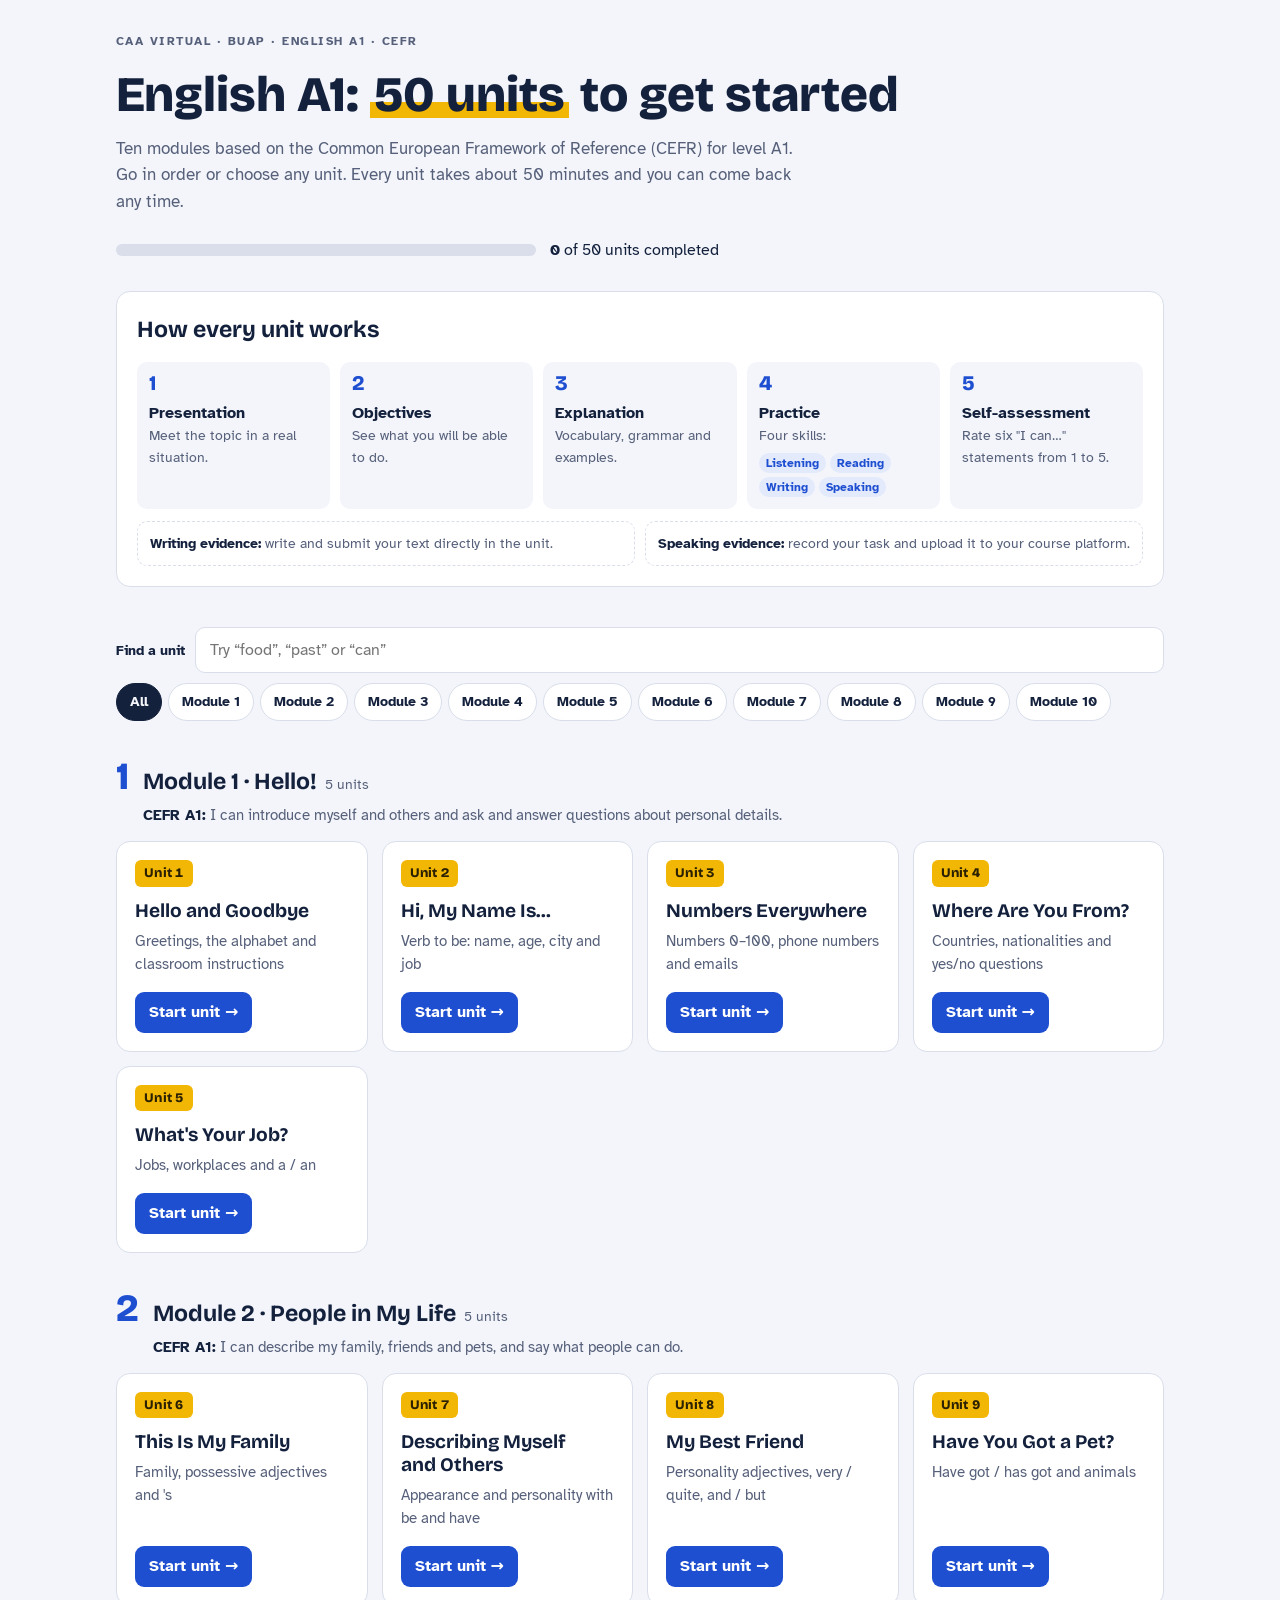
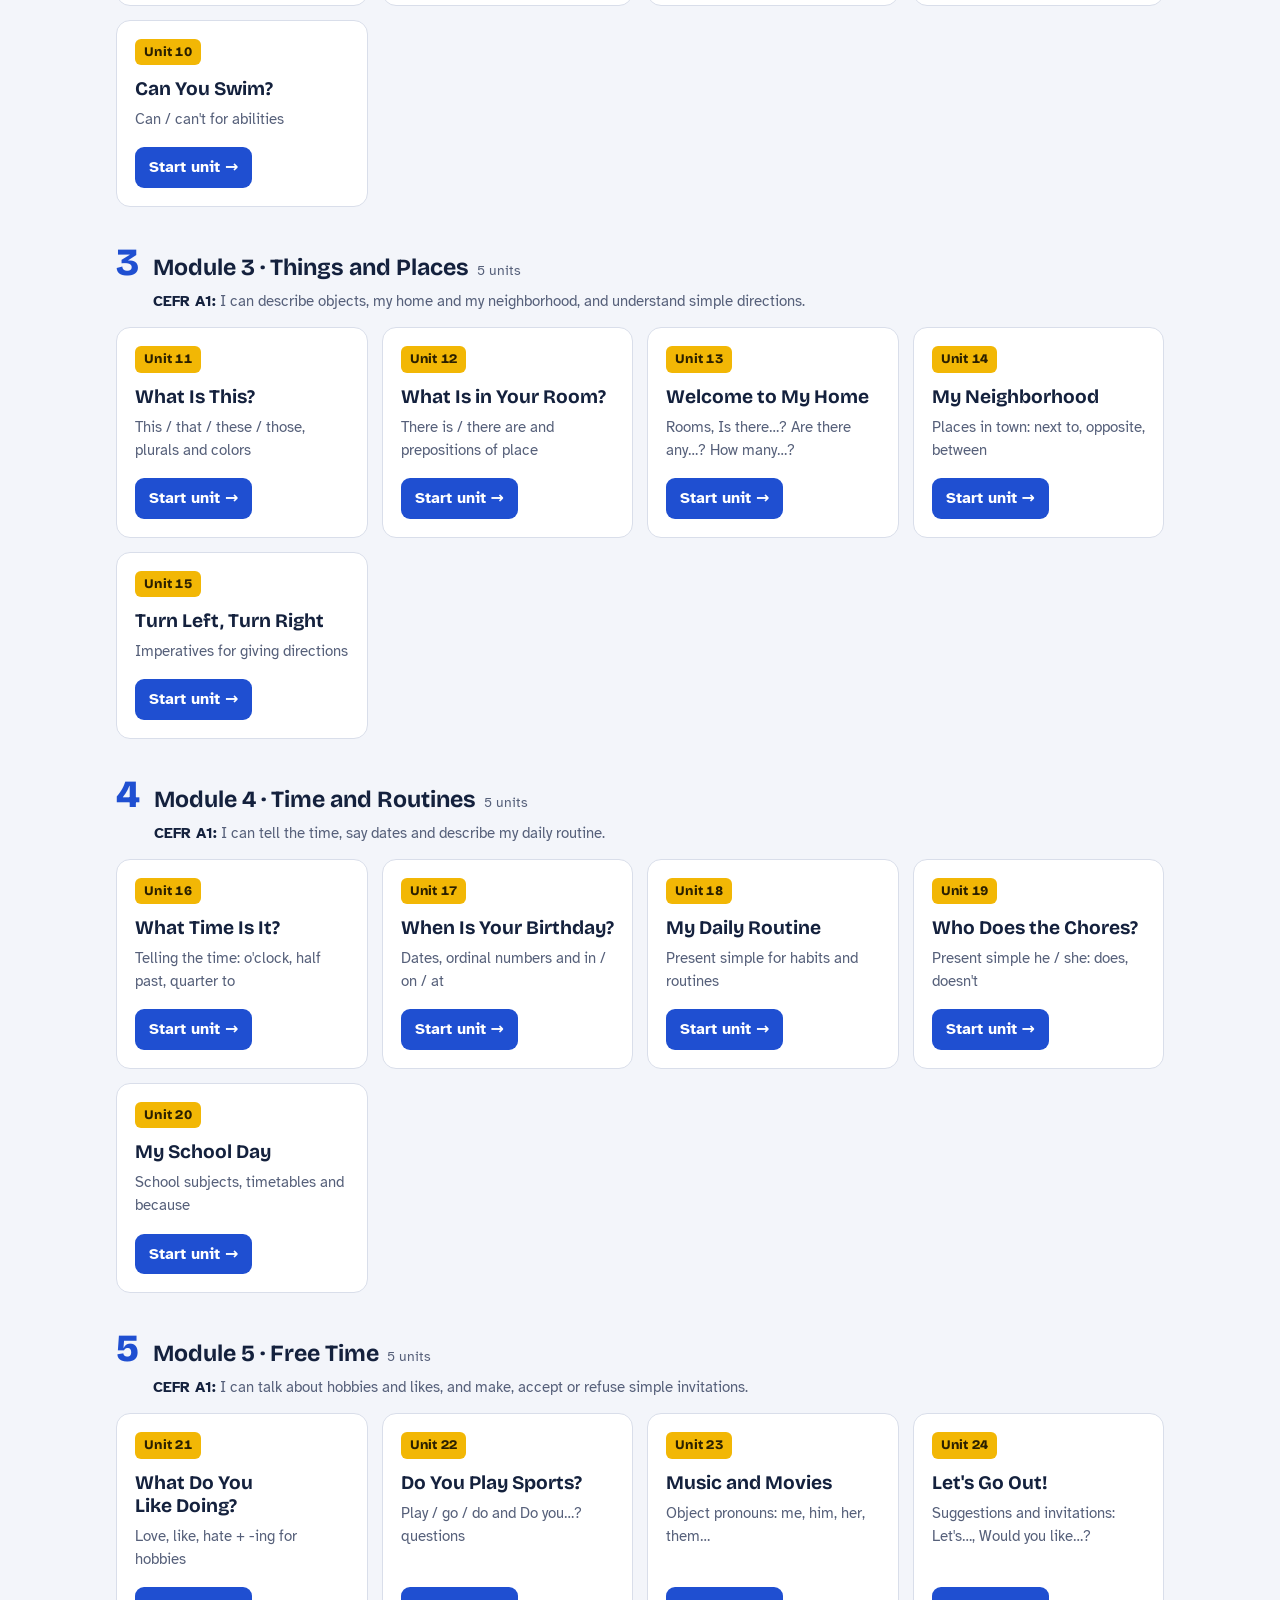
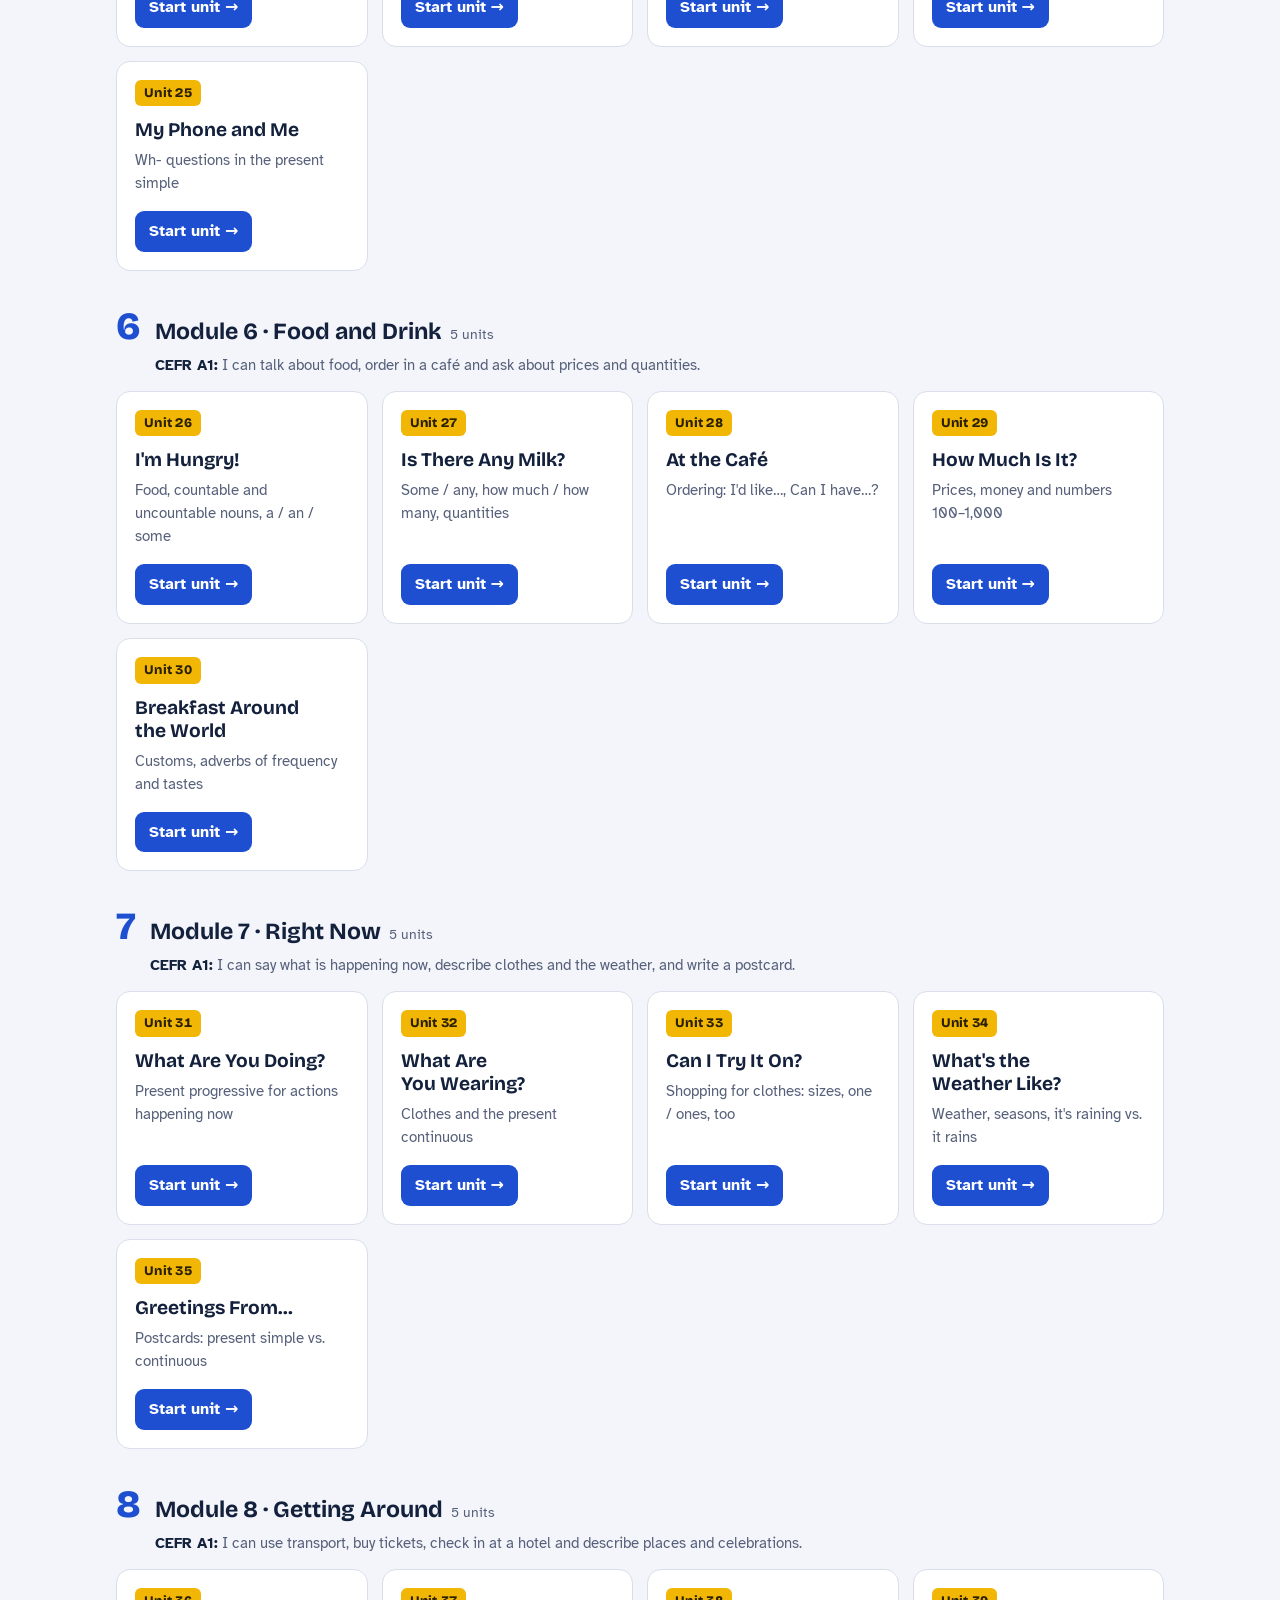
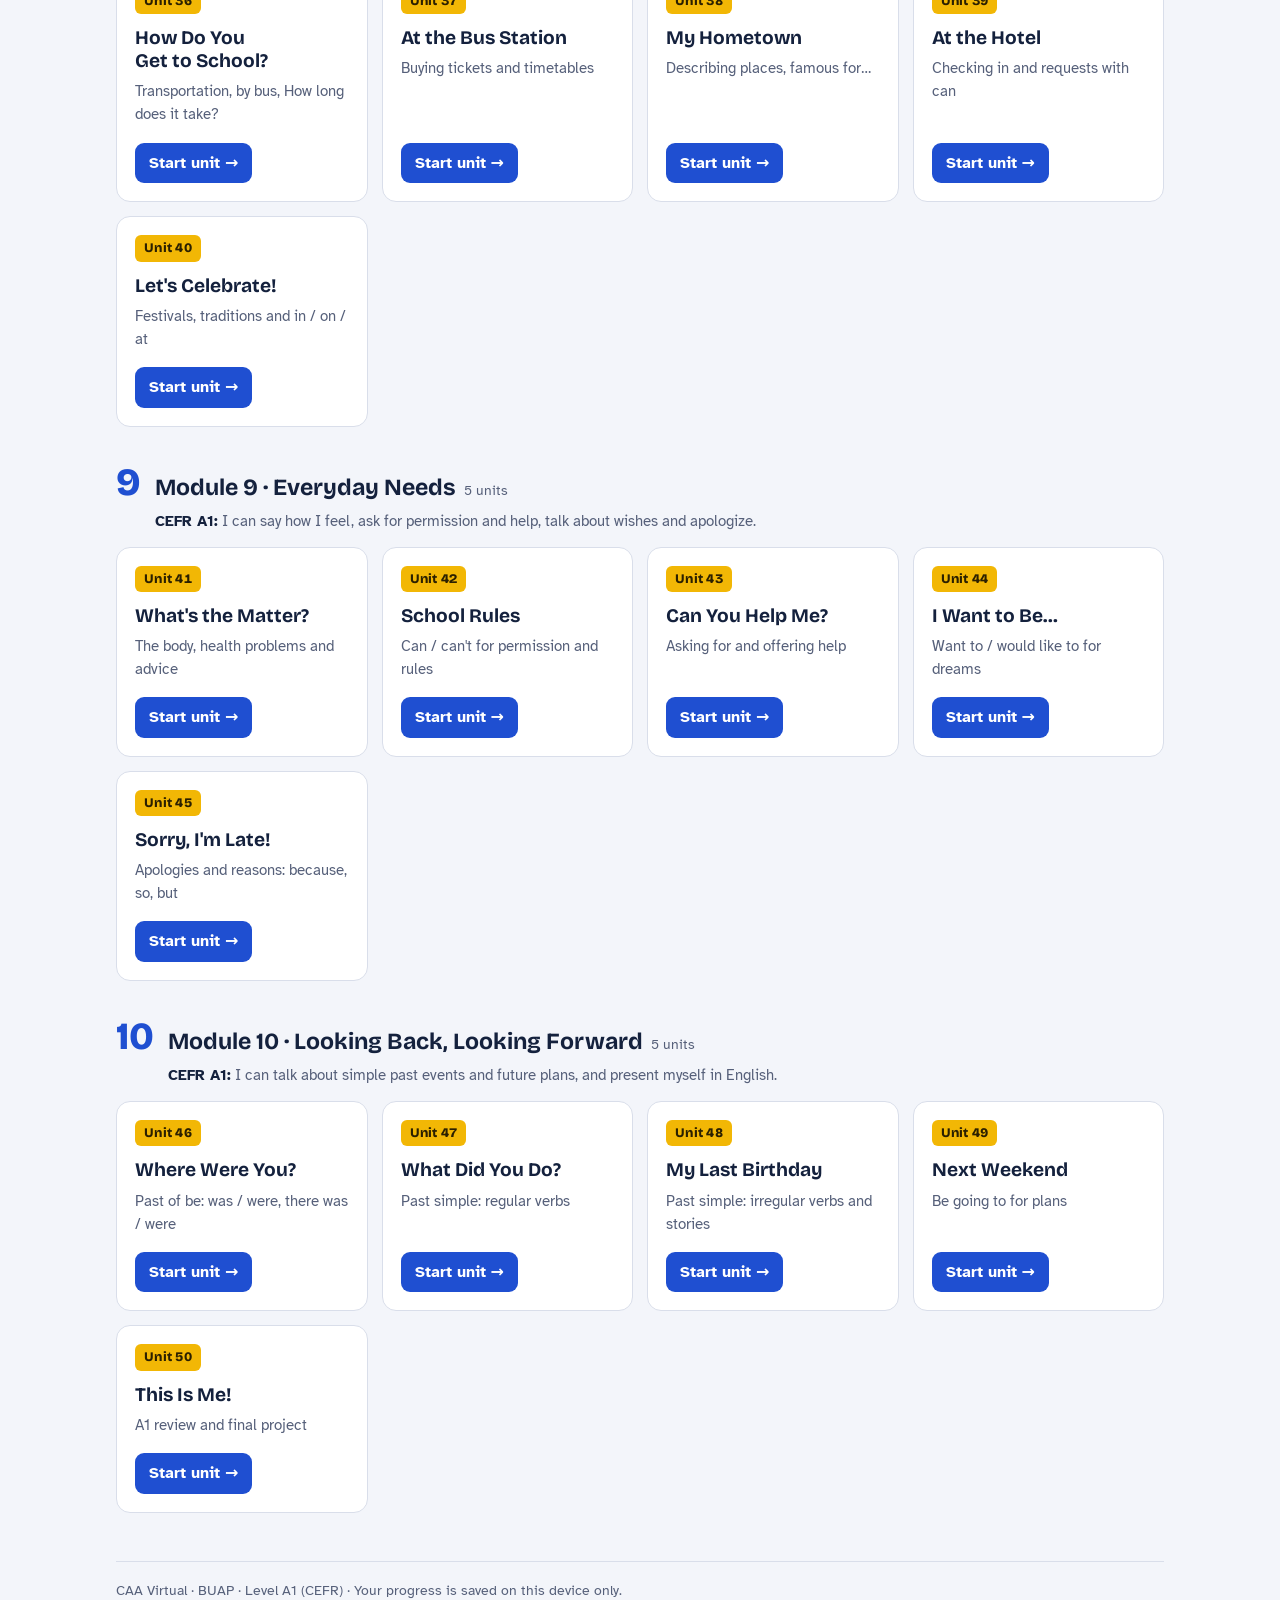
<file: index.html>
<!doctype html>
<html lang="en">
<head>
<meta charset="utf-8">
<meta name="viewport" content="width=device-width, initial-scale=1, viewport-fit=cover">
<title>CAA English A1</title>
<link rel="preconnect" href="https://fonts.googleapis.com">
<link rel="stylesheet" href="https://fonts.googleapis.com/css2?family=Bricolage+Grotesque:opsz,wght@12..96,500;12..96,700;12..96,800&family=Atkinson+Hyperlegible:ital,wght@0,400;0,700;1,400&display=swap">
<style>
/* Layout: a study-planner page. Header with progress and the 5-step route, then 10 modules (5 units each) built on the CEFR A1 descriptors. */
:root{
  --bg:#f3f5fa; --surface:#ffffff; --ink:#14213d; --muted:#56607a; --line:#d9deea;
  --accent:#1f4fd1; --accent-soft:#e3eafc; --gold:#f2b705; --gold-ink:#5c4300;
  --new:#0f7a5a; --new-soft:#dcf3ea; --soon:#8a5a00; --soon-soft:#fbefd2;
  --display:"Bricolage Grotesque", "Segoe UI", system-ui, sans-serif;
  --body:"Atkinson Hyperlegible", "Segoe UI", system-ui, sans-serif;
}
@media (prefers-color-scheme: dark){:root:not([data-theme="light"]){
  --bg:#0e1424; --surface:#161e33; --ink:#e8ecf6; --muted:#9aa5c0; --line:#2a3552;
  --accent:#8eabff; --accent-soft:#1f2c52; --gold:#f2c23a; --gold-ink:#f2c23a;
  --new:#5fd3a9; --new-soft:#123a2e; --soon:#f0c062; --soon-soft:#3a2d10; color-scheme:dark}}
:root[data-theme="dark"]{
  --bg:#0e1424; --surface:#161e33; --ink:#e8ecf6; --muted:#9aa5c0; --line:#2a3552;
  --accent:#8eabff; --accent-soft:#1f2c52; --gold:#f2c23a; --gold-ink:#f2c23a;
  --new:#5fd3a9; --new-soft:#123a2e; --soon:#f0c062; --soon-soft:#3a2d10; color-scheme:dark}
*{box-sizing:border-box}
[hidden]{display:none!important}
html,body{margin:0}
body{background:var(--bg);color:var(--ink);font-family:var(--body);font-size:16px;line-height:1.55}
.wrap{max-width:1080px;margin:0 auto;padding-block:32px 56px;padding-left:max(16px,env(safe-area-inset-left,0px));padding-right:max(16px,env(safe-area-inset-right,0px))}
.eyebrow{font-size:.78rem;letter-spacing:.12em;text-transform:uppercase;color:var(--muted);font-weight:700}
h1{font-family:var(--display);font-weight:800;font-size:clamp(2rem,5vw,3.1rem);line-height:1.05;margin:.35em 0 .3em;text-wrap:balance}
h1 span{background:linear-gradient(transparent 62%,var(--gold) 62%,var(--gold) 90%,transparent 90%);padding:0 .08em}
.lead{max-width:62ch;color:var(--muted);font-size:1.08rem;margin:0}
h2{font-family:var(--display);font-weight:700;font-size:1.45rem;margin:0;text-wrap:balance}
/* Progress */
.progress{margin-top:22px;display:flex;align-items:center;gap:14px;flex-wrap:wrap}
.bar{flex:1 1 240px;max-width:420px;height:12px;border-radius:99px;background:var(--line);overflow:hidden}
.bar i{display:block;height:100%;width:0;background:var(--new);border-radius:99px;transition:width .4s ease}
.progress b{font-variant-numeric:tabular-nums}
/* Route */
.route{margin-top:28px;background:var(--surface);border:1px solid var(--line);border-radius:14px;padding:20px}
.route ol{list-style:none;margin:14px 0 0;padding:0;display:grid;grid-template-columns:repeat(5,minmax(0,1fr));gap:10px;counter-reset:s}
.route li{counter-increment:s;position:relative;padding:12px;border-radius:10px;background:var(--bg);min-width:0}
.route li::before{content:counter(s);font-family:var(--display);font-weight:800;font-size:1.3rem;color:var(--accent);display:block;line-height:1}
.route b{display:block;margin-top:6px}
.route small{color:var(--muted);font-size:.86rem;display:block}
.skills{display:flex;flex-wrap:wrap;gap:4px;margin-top:6px}
.skills i{font-style:normal;font-size:.74rem;padding:1px 7px;border-radius:99px;background:var(--accent-soft);color:var(--accent);font-weight:700}
.evidence{display:grid;grid-template-columns:1fr 1fr;gap:10px;margin-top:12px}
.evidence div{border:1px dashed var(--line);border-radius:10px;padding:10px 12px;font-size:.9rem;color:var(--muted)}
.evidence strong{color:var(--ink)}
/* Controls */
.controls{display:flex;flex-wrap:wrap;gap:10px;align-items:center;margin:40px 0 18px}
.controls label{font-weight:700;font-size:.9rem}
#q{flex:1 1 220px;min-width:0;font:inherit;padding:10px 14px;border-radius:10px;border:1px solid var(--line);background:var(--surface);color:var(--ink)}
.chips{display:flex;flex-wrap:wrap;gap:6px}
.chip{font:inherit;font-size:.88rem;font-weight:700;padding:7px 13px;border-radius:99px;border:1px solid var(--line);background:var(--surface);color:var(--ink);cursor:pointer}
.chip[aria-pressed="true"]{background:var(--ink);color:var(--bg);border-color:var(--ink)}
:focus-visible{outline:3px solid var(--gold);outline-offset:2px}
/* Modules & cards */
.group{margin-top:36px}
.group-head{display:grid;grid-template-columns:auto 1fr;gap:4px 14px;align-items:baseline;margin-bottom:14px}
.mod-num{grid-row:span 2;font-family:var(--display);font-weight:800;font-size:2.4rem;line-height:1;color:var(--accent)}
.group-head .count{color:var(--muted);font-size:.9rem;margin-left:8px;font-weight:400;font-family:var(--body)}
.cando{margin:0;color:var(--muted);font-size:.93rem;max-width:75ch}
.cando em{font-style:normal;font-weight:700;color:var(--ink)}
.grid{display:grid;grid-template-columns:repeat(auto-fill,minmax(250px,1fr));gap:14px}
.card{background:var(--surface);border:1px solid var(--line);border-radius:14px;padding:18px;display:flex;flex-direction:column;gap:8px;min-width:0}
.card .top{display:flex;justify-content:space-between;align-items:center;gap:8px}
.lvl{font-family:var(--display);font-weight:800;font-size:.82rem;padding:3px 9px;border-radius:6px;background:var(--gold);color:#2b2000;letter-spacing:.02em;font-variant-numeric:tabular-nums}
.status{font-size:.74rem;font-weight:700;text-transform:uppercase;letter-spacing:.08em;padding:2px 8px;border-radius:99px}
.st-progress{background:var(--new-soft);color:var(--new)}
.card h3{font-family:var(--display);font-weight:700;font-size:1.2rem;line-height:1.2;margin:4px 0 0;text-wrap:balance}
.focus{color:var(--muted);font-size:.93rem;margin:0}
.card .go{margin-top:auto;padding-top:8px}
.card a.btn{display:inline-block;font-weight:700;text-decoration:none;color:var(--surface);background:var(--accent);padding:8px 14px;border-radius:9px}
.card a.btn:hover{filter:brightness(1.08)}
.empty{color:var(--muted);padding:20px;border:1px dashed var(--line);border-radius:12px;text-align:center}
footer{margin-top:48px;padding-top:18px;border-top:1px solid var(--line);color:var(--muted);font-size:.88rem}
@media (max-width:760px){.route ol{grid-template-columns:repeat(2,minmax(0,1fr))}.route li:last-child{grid-column:1/-1}.evidence{grid-template-columns:1fr}.mod-num{font-size:1.9rem}}
@media (prefers-reduced-motion:no-preference){.card{transition:transform .15s ease,border-color .15s}.card:hover{transform:translateY(-2px);border-color:var(--accent)}}
</style>
</head>
<body>

<div class="wrap">
  <header>
    <div class="eyebrow">CAA Virtual · BUAP · English A1 · CEFR</div>
    <h1>English A1: <span>50 units</span> to get started</h1>
    <p class="lead">Ten modules based on the Common European Framework of Reference (CEFR) for level A1. Go in order or choose any unit. Every unit takes about 50 minutes and you can come back any time.</p>
    <div class="progress" aria-live="polite">
      <div class="bar" role="progressbar" aria-label="Units completed" aria-valuemin="0" aria-valuemax="50" id="bar"><i></i></div>
      <span><b id="done-count">0</b> of 50 units completed</span>
    </div>
  </header>

  <section class="route" aria-labelledby="route-h">
    <h2 id="route-h">How every unit works</h2>
    <ol>
      <li><b>Presentation</b><small>Meet the topic in a real situation.</small></li>
      <li><b>Objectives</b><small>See what you will be able to do.</small></li>
      <li><b>Explanation</b><small>Vocabulary, grammar and examples.</small></li>
      <li><b>Practice</b><small>Four skills:</small><span class="skills"><i>Listening</i><i>Reading</i><i>Writing</i><i>Speaking</i></span></li>
      <li><b>Self-assessment</b><small>Rate six "I can…" statements from 1 to 5.</small></li>
    </ol>
    <div class="evidence">
      <div><strong>Writing evidence:</strong> write and submit your text directly in the unit.</div>
      <div><strong>Speaking evidence:</strong> record your task and upload it to your course platform.</div>
    </div>
  </section>

  <div class="controls">
    <label for="q">Find a unit</label>
    <input id="q" type="search" placeholder="Try “food”, “past” or “can”" autocomplete="off">
    <div class="chips" role="group" aria-label="Filter by module" id="mods"></div>
  </div>

  <main id="list"></main>

  <footer>CAA Virtual · BUAP · Level A1 (CEFR) · Your progress is saved on this device only.</footer>
</div>

<script>
/* ===== Units on the home page =====
   To add a unit: copy the _template folder, rename it (e.g. "my-new-unit"),
   edit its data.js (slug, number), then add one line here with url: "my-new-unit/" and its module (mod). */
const UNITS = [
  {n:1,  mod:1,  title:"Hello and Goodbye",            focus:"Greetings, the alphabet and classroom instructions",  url:"hello-and-goodbye/"},
  {n:2,  mod:1,  title:"Hi, My Name Is…",              focus:"Verb to be: name, age, city and job",                 url:"hi-my-name-is/"},
  {n:3,  mod:1,  title:"Numbers Everywhere",           focus:"Numbers 0–100, phone numbers and emails",             url:"numbers-everywhere/"},
  {n:4,  mod:1,  title:"Where Are You From?",          focus:"Countries, nationalities and yes/no questions",       url:"where-are-you-from/"},
  {n:5,  mod:1,  title:"What's Your Job?",             focus:"Jobs, workplaces and a / an",                         url:"whats-your-job/"},
  {n:6,  mod:2,  title:"This Is My Family",            focus:"Family, possessive adjectives and 's",                url:"this-is-my-family/"},
  {n:7,  mod:2,  title:"Describing Myself and Others", focus:"Appearance and personality with be and have",         url:"describing-myself-and-others/"},
  {n:8,  mod:2,  title:"My Best Friend",               focus:"Personality adjectives, very / quite, and / but",     url:"my-best-friend/"},
  {n:9,  mod:2,  title:"Have You Got a Pet?",          focus:"Have got / has got and animals",                      url:"have-you-got-a-pet/"},
  {n:10, mod:2,  title:"Can You Swim?",                focus:"Can / can't for abilities",                           url:"can-you-swim/"},
  {n:11, mod:3,  title:"What Is This?",                focus:"This / that / these / those, plurals and colors",     url:"what-is-this/"},
  {n:12, mod:3,  title:"What Is in Your Room?",        focus:"There is / there are and prepositions of place",      url:"what-is-in-your-room/"},
  {n:13, mod:3,  title:"Welcome to My Home",           focus:"Rooms, Is there…? Are there any…? How many…?",        url:"welcome-to-my-home/"},
  {n:14, mod:3,  title:"My Neighborhood",              focus:"Places in town: next to, opposite, between",          url:"my-neighborhood/"},
  {n:15, mod:3,  title:"Turn Left, Turn Right",        focus:"Imperatives for giving directions",                   url:"turn-left-turn-right/"},
  {n:16, mod:4,  title:"What Time Is It?",             focus:"Telling the time: o'clock, half past, quarter to",    url:"what-time-is-it/"},
  {n:17, mod:4,  title:"When Is Your Birthday?",       focus:"Dates, ordinal numbers and in / on / at",             url:"when-is-your-birthday/"},
  {n:18, mod:4,  title:"My Daily Routine",             focus:"Present simple for habits and routines",              url:"my-daily-routine/"},
  {n:19, mod:4,  title:"Who Does the Chores?",         focus:"Present simple he / she: does, doesn't",              url:"who-does-the-chores/"},
  {n:20, mod:4,  title:"My School Day",                focus:"School subjects, timetables and because",             url:"my-school-day/"},
  {n:21, mod:5,  title:"What Do You Like Doing?",      focus:"Love, like, hate + -ing for hobbies",                 url:"what-do-you-like-doing/"},
  {n:22, mod:5,  title:"Do You Play Sports?",          focus:"Play / go / do and Do you…? questions",               url:"do-you-play-sports/"},
  {n:23, mod:5,  title:"Music and Movies",             focus:"Object pronouns: me, him, her, them…",                url:"music-and-movies/"},
  {n:24, mod:5,  title:"Let's Go Out!",                focus:"Suggestions and invitations: Let's…, Would you like…?", url:"lets-go-out/"},
  {n:25, mod:5,  title:"My Phone and Me",              focus:"Wh- questions in the present simple",                 url:"my-phone-and-me/"},
  {n:26, mod:6,  title:"I'm Hungry!",                  focus:"Food, countable and uncountable nouns, a / an / some", url:"im-hungry/"},
  {n:27, mod:6,  title:"Is There Any Milk?",           focus:"Some / any, how much / how many, quantities",         url:"is-there-any-milk/"},
  {n:28, mod:6,  title:"At the Café",                  focus:"Ordering: I'd like…, Can I have…?",                   url:"at-the-cafe/"},
  {n:29, mod:6,  title:"How Much Is It?",              focus:"Prices, money and numbers 100–1,000",                 url:"how-much-is-it/"},
  {n:30, mod:6,  title:"Breakfast Around the World",   focus:"Customs, adverbs of frequency and tastes",            url:"breakfast-around-the-world/"},
  {n:31, mod:7,  title:"What Are You Doing?",          focus:"Present progressive for actions happening now",       url:"what-are-you-doing/"},
  {n:32, mod:7,  title:"What Are You Wearing?",        focus:"Clothes and the present continuous",                  url:"what-are-you-wearing/"},
  {n:33, mod:7,  title:"Can I Try It On?",             focus:"Shopping for clothes: sizes, one / ones, too",        url:"can-i-try-it-on/"},
  {n:34, mod:7,  title:"What's the Weather Like?",     focus:"Weather, seasons, it's raining vs. it rains",         url:"whats-the-weather-like/"},
  {n:35, mod:7,  title:"Greetings From…",              focus:"Postcards: present simple vs. continuous",            url:"greetings-from/"},
  {n:36, mod:8,  title:"How Do You Get to School?",    focus:"Transportation, by bus, How long does it take?",      url:"how-do-you-get-to-school/"},
  {n:37, mod:8,  title:"At the Bus Station",           focus:"Buying tickets and timetables",                       url:"at-the-bus-station/"},
  {n:38, mod:8,  title:"My Hometown",                  focus:"Describing places, famous for…",                      url:"my-hometown/"},
  {n:39, mod:8,  title:"At the Hotel",                 focus:"Checking in and requests with can",                   url:"at-the-hotel/"},
  {n:40, mod:8,  title:"Let's Celebrate!",             focus:"Festivals, traditions and in / on / at",              url:"lets-celebrate/"},
  {n:41, mod:9,  title:"What's the Matter?",           focus:"The body, health problems and advice",                url:"whats-the-matter/"},
  {n:42, mod:9,  title:"School Rules",                 focus:"Can / can't for permission and rules",                url:"school-rules/"},
  {n:43, mod:9,  title:"Can You Help Me?",             focus:"Asking for and offering help",                        url:"can-you-help-me/"},
  {n:44, mod:9,  title:"I Want to Be…",                focus:"Want to / would like to for dreams",                  url:"i-want-to-be/"},
  {n:45, mod:9,  title:"Sorry, I'm Late!",             focus:"Apologies and reasons: because, so, but",             url:"sorry-im-late/"},
  {n:46, mod:10, title:"Where Were You?",              focus:"Past of be: was / were, there was / were",            url:"where-were-you/"},
  {n:47, mod:10, title:"What Did You Do?",             focus:"Past simple: regular verbs",                          url:"what-did-you-do/"},
  {n:48, mod:10, title:"My Last Birthday",             focus:"Past simple: irregular verbs and stories",            url:"my-last-birthday/"},
  {n:49, mod:10, title:"Next Weekend",                 focus:"Be going to for plans",                               url:"next-weekend/"},
  {n:50, mod:10, title:"This Is Me!",                  focus:"A1 review and final project",                         url:"this-is-me/"}
];

/* Modules with a CEFR A1 can-do statement each. */
const MODULES = [
  {mod:1,  name:"Hello!",                          cando:"I can introduce myself and others and ask and answer questions about personal details."},
  {mod:2,  name:"People in My Life",               cando:"I can describe my family, friends and pets, and say what people can do."},
  {mod:3,  name:"Things and Places",               cando:"I can describe objects, my home and my neighborhood, and understand simple directions."},
  {mod:4,  name:"Time and Routines",               cando:"I can tell the time, say dates and describe my daily routine."},
  {mod:5,  name:"Free Time",                       cando:"I can talk about hobbies and likes, and make, accept or refuse simple invitations."},
  {mod:6,  name:"Food and Drink",                  cando:"I can talk about food, order in a café and ask about prices and quantities."},
  {mod:7,  name:"Right Now",                       cando:"I can say what is happening now, describe clothes and the weather, and write a postcard."},
  {mod:8,  name:"Getting Around",                  cando:"I can use transport, buy tickets, check in at a hotel and describe places and celebrations."},
  {mod:9,  name:"Everyday Needs",                  cando:"I can say how I feel, ask for permission and help, talk about wishes and apologize."},
  {mod:10, name:"Looking Back, Looking Forward",   cando:"I can talk about simple past events and future plans, and present myself in English."}
];
let mod = 0; /* 0 = all */

const chipsEl = document.getElementById("mods");
[{mod:0}].concat(MODULES).forEach(m=>{
  const b=document.createElement("button");
  b.className="chip"; b.type="button"; b.id="mod-"+m.mod;
  b.textContent = m.mod ? "Module " + m.mod : "All";
  if (m.mod) b.title = m.name;
  b.setAttribute("aria-pressed", m.mod===mod ? "true":"false");
  b.addEventListener("click",()=>{mod=m.mod;[...chipsEl.children].forEach(c=>c.setAttribute("aria-pressed",c===b?"true":"false"));render();});
  chipsEl.appendChild(b);
});
document.getElementById("q").addEventListener("input",render);

function esc(s){return s.replace(/[&<>"]/g,c=>({"&":"&amp;","<":"&lt;",">":"&gt;",'"':"&quot;"}[c]));}
function done(u){ try { const s=JSON.parse(localStorage.getItem("a1:"+u.url.replace(/\/$/,""))||"{}"); return s.self && Object.keys(s.self).length>=6; } catch(e){ return false; } }

function progress(){
  const n = UNITS.filter(done).length;
  document.getElementById("done-count").textContent = n;
  const bar = document.getElementById("bar");
  bar.setAttribute("aria-valuenow", n);
  bar.firstElementChild.style.width = (n / UNITS.length * 100) + "%";
}

function render(){
  const q=document.getElementById("q").value.trim().toLowerCase();
  const list=document.getElementById("list"); list.innerHTML="";
  let shown=0;
  MODULES.forEach(g=>{
    const items=UNITS.filter(u=>u.mod===g.mod
      && (!mod || u.mod===mod)
      && (!q || (u.title+" "+u.focus+" "+g.name).toLowerCase().includes(q)));
    if(!items.length) return;
    shown+=items.length;
    const sec=document.createElement("section"); sec.className="group"; sec.id="module-"+g.mod;
    sec.innerHTML=`<div class="group-head"><span class="mod-num" aria-hidden="true">${g.mod}</span>
      <h2>Module ${g.mod} · ${esc(g.name)}<span class="count">${items.length} unit${items.length>1?"s":""}</span></h2>
      <p class="cando"><em>CEFR A1:</em> ${esc(g.cando)}</p></div>`;
    const grid=document.createElement("div"); grid.className="grid";
    items.forEach(u=>{
      const badge = done(u) ? `<span class="status st-progress">Completed</span>` : "";
      grid.insertAdjacentHTML("beforeend",
        `<article class="card"><div class="top"><span class="lvl">Unit ${u.n}</span>${badge}</div>
         <h3>${esc(u.title)}</h3><p class="focus">${esc(u.focus)}</p><div class="go"><a class="btn" href="${esc(u.url)}">Start unit →</a></div></article>`);
    });
    sec.appendChild(grid); list.appendChild(sec);
  });
  if(!shown) list.innerHTML=`<p class="empty">No units match. Try another word or choose “All”.</p>`;
}
progress();
render();
</script>
</body>
</html>
</file>
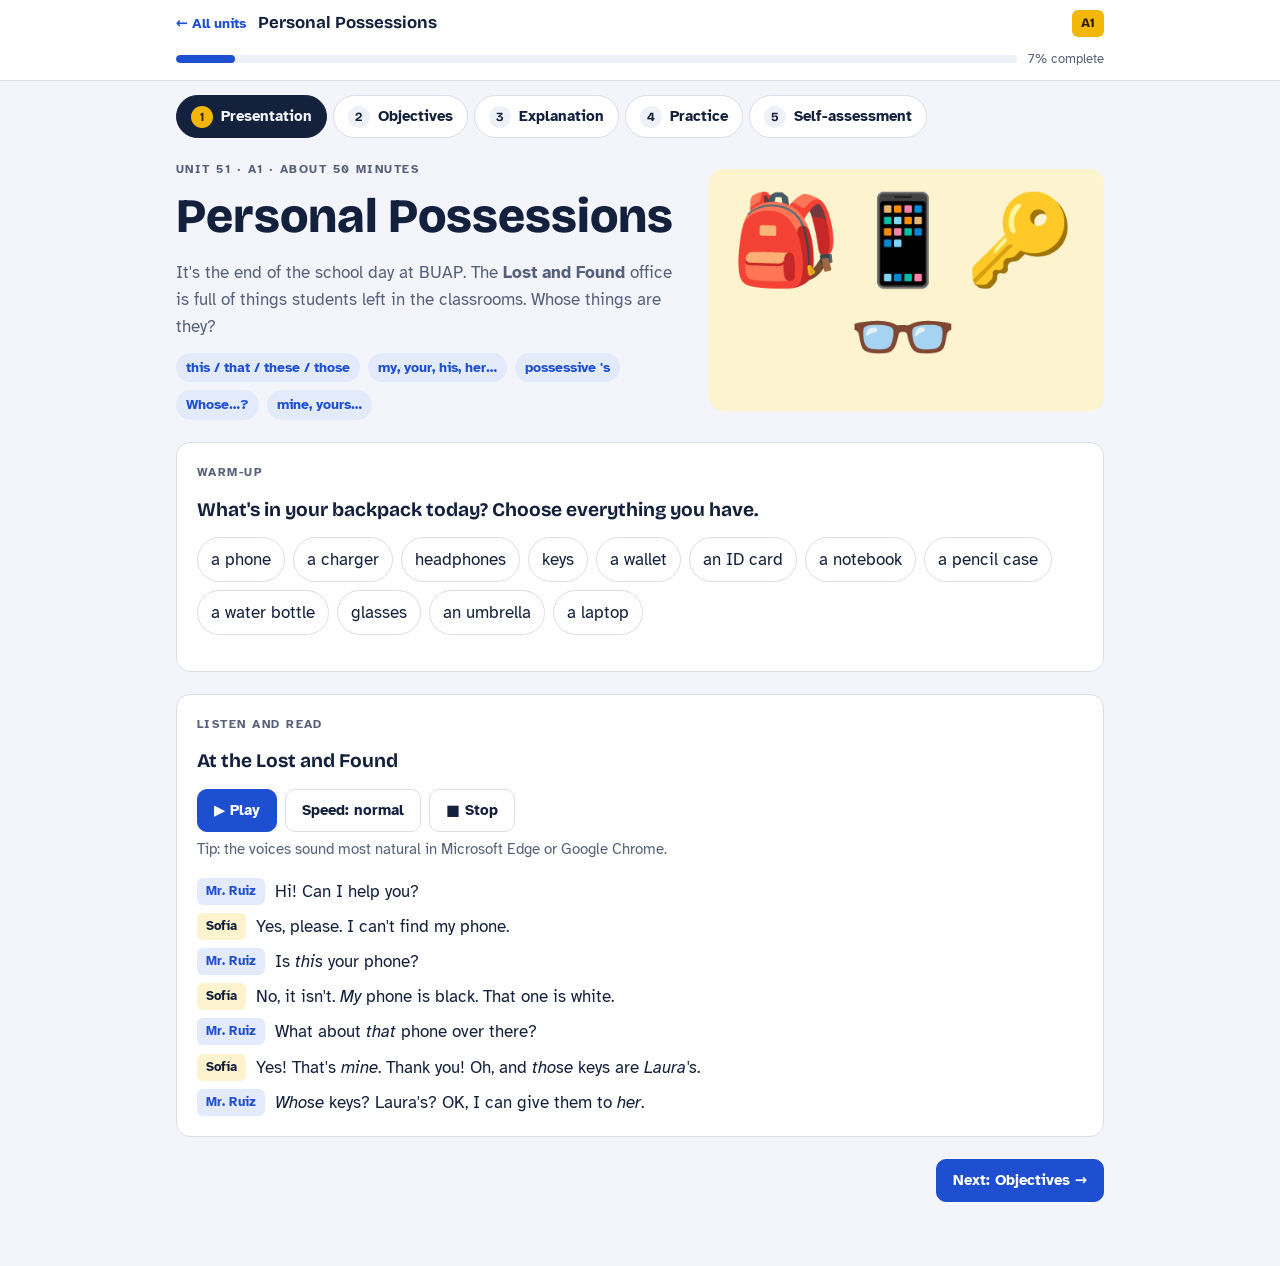
<file: _template/index.html>
<!doctype html>
<html lang="en">
<head>
<meta charset="utf-8">
<meta name="viewport" content="width=device-width, initial-scale=1, viewport-fit=cover">
<title>CAA English Practice</title>
<link rel="preconnect" href="https://fonts.googleapis.com">
<link rel="stylesheet" href="https://fonts.googleapis.com/css2?family=Bricolage+Grotesque:opsz,wght@12..96,500;12..96,700;12..96,800&family=Atkinson+Hyperlegible:ital,wght@0,400;0,700;1,400&display=swap">
<link rel="stylesheet" href="../assets/unit.css">
</head>
<body>
<noscript><p style="padding:16px">This unit needs JavaScript. Please turn it on in your browser.</p></noscript>
<!-- Every unit uses this same page. The content is in data.js, in this folder. -->
<script src="../assets/config.js"></script>
<script src="data.js"></script>
<script src="../assets/unit.js"></script>
</body>
</html>
</file>
<file: assets/unit.css>
/* CAA English A1 — shared unit styles
   Layout: sticky header with progress, five step tabs, one panel per step.
   Colors are tokens; every unit uses the same palette as the home page. */
:root{
  --bg:#f3f5fa; --surface:#ffffff; --sunk:#eef1f8; --ink:#14213d; --muted:#56607a; --line:#d9deea;
  --accent:#1f4fd1; --accent-ink:#ffffff; --accent-soft:#e3eafc; --gold:#f2b705; --gold-soft:#fdf3cf;
  --good:#0f7a5a; --good-soft:#dcf3ea; --bad:#b42318; --bad-soft:#fde4e1;
  --display:"Bricolage Grotesque","Segoe UI",system-ui,sans-serif;
  --body:"Atkinson Hyperlegible","Segoe UI",system-ui,sans-serif;
  --radius:14px;
}
@media (prefers-color-scheme: dark){:root:not([data-theme="light"]){
  --bg:#0e1424; --surface:#161e33; --sunk:#111a2d; --ink:#e8ecf6; --muted:#9aa5c0; --line:#2a3552;
  --accent:#8eabff; --accent-ink:#0e1424; --accent-soft:#1f2c52; --gold:#f2c23a; --gold-soft:#3a2f0e;
  --good:#5fd3a9; --good-soft:#123a2e; --bad:#ff8a7a; --bad-soft:#41191a; color-scheme:dark}}
:root[data-theme="dark"]{
  --bg:#0e1424; --surface:#161e33; --sunk:#111a2d; --ink:#e8ecf6; --muted:#9aa5c0; --line:#2a3552;
  --accent:#8eabff; --accent-ink:#0e1424; --accent-soft:#1f2c52; --gold:#f2c23a; --gold-soft:#3a2f0e;
  --good:#5fd3a9; --good-soft:#123a2e; --bad:#ff8a7a; --bad-soft:#41191a; color-scheme:dark}

*{box-sizing:border-box}
[hidden]{display:none!important}
html,body{margin:0}
body{background:var(--bg);color:var(--ink);font-family:var(--body);font-size:17px;line-height:1.6}
.wrap{max-width:960px;margin:0 auto;padding-left:max(16px,env(safe-area-inset-left,0px));padding-right:max(16px,env(safe-area-inset-right,0px))}
h1,h2,h3{font-family:var(--display);line-height:1.15;text-wrap:balance;margin:0}
h2{font-size:1.6rem;font-weight:800}
h3{font-size:1.2rem;font-weight:700}
p{margin:0}
:focus-visible{outline:3px solid var(--gold);outline-offset:2px}
button{font:inherit;color:inherit}
.muted{color:var(--muted)}
.stack{display:flex;flex-direction:column;gap:16px}
.row{display:flex;flex-wrap:wrap;gap:10px;align-items:center}

/* Header */
body::before{content:"";position:fixed;inset:0 0 auto;height:env(safe-area-inset-top,0px);background:var(--surface);z-index:20}
.topbar{position:sticky;top:env(safe-area-inset-top,0px);z-index:10;background:var(--surface);border-bottom:1px solid var(--line)}
.topbar .wrap{padding-block:10px;display:flex;align-items:center;gap:12px;flex-wrap:wrap}
.back{font-weight:700;text-decoration:none;color:var(--accent);font-size:.9rem;white-space:nowrap}
.unit-name{font-family:var(--display);font-weight:700;font-size:1.05rem;flex:1 1 200px;min-width:0}
.lvl{font-family:var(--display);font-weight:800;font-size:.8rem;padding:3px 9px;border-radius:6px;background:var(--gold);color:#2b2000;white-space:nowrap}
.progress{flex:1 1 100%;display:flex;align-items:center;gap:10px;font-size:.82rem;color:var(--muted);font-variant-numeric:tabular-nums}
.bar{flex:1;height:8px;border-radius:99px;background:var(--sunk);overflow:hidden}
.bar span{display:block;height:100%;width:0;background:var(--accent);border-radius:99px;transition:width .3s}

/* Step tabs */
.steps{display:flex;gap:6px;overflow-x:auto;padding-block:14px 4px;scrollbar-width:thin}
.step-btn{flex:0 0 auto;display:flex;align-items:center;gap:8px;padding:9px 14px;border-radius:99px;border:1px solid var(--line);background:var(--surface);cursor:pointer;font-weight:700;font-size:.92rem}
.step-btn .n{display:inline-grid;place-items:center;width:22px;height:22px;border-radius:50%;background:var(--sunk);font-size:.78rem;font-family:var(--display)}
.step-btn[aria-selected="true"]{background:var(--ink);color:var(--bg);border-color:var(--ink)}
.step-btn[aria-selected="true"] .n{background:var(--gold);color:#2b2000}
.step-btn.done .n{background:var(--good);color:var(--surface)}
main{padding-block:18px 64px}
.panel{display:flex;flex-direction:column;gap:22px}
.card{background:var(--surface);border:1px solid var(--line);border-radius:var(--radius);padding:20px;min-width:0}
.card.sunk{background:var(--sunk);border-color:transparent}
.eyebrow{font-size:.76rem;letter-spacing:.12em;text-transform:uppercase;color:var(--muted);font-weight:700}

/* Presentation */
.hero{display:grid;grid-template-columns:minmax(0,1.3fr) minmax(0,1fr);gap:20px;align-items:center}
.hero h1{font-size:clamp(2rem,6vw,3rem);font-weight:800;margin:.2em 0 .3em}
.hero .scene{font-size:clamp(3rem,10vw,5.5rem);line-height:1.1;text-align:center;background:var(--gold-soft);border-radius:var(--radius);padding:24px 12px;letter-spacing:.08em;word-break:break-word}
.facts{display:flex;flex-wrap:wrap;gap:8px;margin-top:12px}
.facts span{font-size:.85rem;padding:4px 10px;border-radius:99px;background:var(--accent-soft);color:var(--accent);font-weight:700}
.dialogue{display:flex;flex-direction:column;gap:8px}
.line{display:grid;grid-template-columns:auto minmax(0,1fr);gap:10px;align-items:start}
.who{font-weight:700;font-size:.82rem;padding:3px 9px;border-radius:6px;background:var(--accent-soft);color:var(--accent);white-space:nowrap}
.line:nth-child(even) .who{background:var(--gold-soft);color:var(--ink)}
.pick{display:flex;flex-wrap:wrap;gap:8px}
.pick button{padding:8px 13px;border-radius:99px;border:1px solid var(--line);background:var(--surface);cursor:pointer}
.pick button[aria-pressed="true"]{background:var(--accent);color:var(--accent-ink);border-color:var(--accent)}

/* Objectives */
.objectives{list-style:none;margin:0;padding:0;display:grid;gap:10px}
.objectives li{display:grid;grid-template-columns:auto minmax(0,1fr);gap:12px;align-items:start;padding:14px 16px;background:var(--surface);border:1px solid var(--line);border-radius:12px}
.objectives li b{font-family:var(--display);font-size:1.3rem;color:var(--accent);line-height:1.2}

/* Explanation */
.vocab{display:grid;grid-template-columns:repeat(auto-fill,minmax(130px,1fr));gap:10px}
.vocab button{display:flex;flex-direction:column;align-items:center;gap:4px;padding:12px 8px;border-radius:12px;border:1px solid var(--line);background:var(--surface);cursor:pointer}
.vocab .ico{font-size:2rem;line-height:1.1}
.vocab .w{font-weight:700;font-size:.95rem;text-align:center}
.vocab .say{font-size:.72rem;color:var(--muted)}
.table-wrap{overflow-x:auto}
table{border-collapse:collapse;width:100%;font-size:.95rem}
th,td{text-align:left;padding:9px 12px;border-bottom:1px solid var(--line);vertical-align:top}
th{font-size:.78rem;letter-spacing:.06em;text-transform:uppercase;color:var(--muted)}
td em{font-style:normal;color:var(--accent);font-weight:700}
.note{font-size:.92rem;color:var(--muted)}
.watch{display:grid;gap:8px}
.watch div{display:grid;grid-template-columns:minmax(0,1fr) minmax(0,1fr);gap:8px}
.wrong,.right{padding:8px 12px;border-radius:10px;font-size:.95rem}
.wrong{background:var(--bad-soft)}
.wrong::before{content:"✗ ";color:var(--bad);font-weight:700}
.right{background:var(--good-soft)}
.right::before{content:"✓ ";color:var(--good);font-weight:700}

/* Skill tabs */
.skills{display:grid;grid-template-columns:repeat(4,minmax(0,1fr));gap:8px}
.skill-btn{padding:12px 8px;border-radius:12px;border:1px solid var(--line);background:var(--surface);cursor:pointer;font-weight:700;display:flex;flex-direction:column;align-items:center;gap:2px}
.skill-btn small{font-weight:400;color:var(--muted);font-size:.78rem;font-variant-numeric:tabular-nums}
.skill-btn[aria-selected="true"]{border:2px solid var(--accent);background:var(--accent-soft)}
.source{display:flex;flex-direction:column;gap:12px}
.player{display:flex;flex-wrap:wrap;gap:8px;align-items:center}
.reading-text{display:flex;flex-direction:column;gap:12px}
.post{background:var(--sunk);border-radius:12px;padding:14px 16px}
.post .author{font-weight:700;font-size:.88rem;color:var(--accent);margin-bottom:4px}
details summary{cursor:pointer;font-weight:700;color:var(--accent)}

/* Activities */
.activity{display:flex;flex-direction:column;gap:14px}
.activity-head{display:flex;justify-content:space-between;gap:10px;align-items:baseline;flex-wrap:wrap}
.tag{font-size:.74rem;font-weight:700;text-transform:uppercase;letter-spacing:.08em;color:var(--muted)}
.btn{display:inline-flex;align-items:center;gap:6px;padding:9px 16px;border-radius:10px;border:1px solid var(--line);background:var(--surface);cursor:pointer;font-weight:700;font-size:.92rem;text-decoration:none;color:var(--ink)}
.btn.primary{background:var(--accent);border-color:var(--accent);color:var(--accent-ink)}
.btn:disabled{opacity:.5;cursor:not-allowed}
.feedback{font-weight:700;padding:10px 14px;border-radius:10px}
.feedback.ok{background:var(--good-soft);color:var(--good)}
.feedback.part{background:var(--gold-soft);color:var(--ink)}
.feedback:empty{display:none}
.is-right{border-color:var(--good)!important;background:var(--good-soft)!important}
.is-wrong{border-color:var(--bad)!important;background:var(--bad-soft)!important}

/* match */
.match{display:grid;grid-template-columns:minmax(0,1fr) minmax(0,1fr);gap:10px}
.match .col{display:flex;flex-direction:column;gap:8px}
.match button{text-align:left;padding:10px 12px;border-radius:10px;border:1px solid var(--line);background:var(--surface);cursor:pointer;min-height:44px}
.match button.sel{border:2px solid var(--accent);background:var(--accent-soft)}
.match button.paired{opacity:.9}
.match .pairno{display:inline-grid;place-items:center;min-width:20px;height:20px;border-radius:50%;background:var(--accent);color:var(--accent-ink);font-size:.72rem;margin-right:6px}

/* sort */
.pool{display:flex;flex-wrap:wrap;gap:8px;min-height:48px;padding:10px;border-radius:12px;background:var(--sunk)}
.chipitem{padding:7px 12px;border-radius:99px;border:1px solid var(--line);background:var(--surface);cursor:grab;font-size:.92rem;user-select:none}
.chipitem.sel{border:2px solid var(--accent);background:var(--accent-soft)}
.bins{display:grid;grid-template-columns:repeat(auto-fit,minmax(180px,1fr));gap:10px}
.bin{border:2px dashed var(--line);border-radius:12px;padding:10px;min-height:110px;display:flex;flex-direction:column;gap:8px;cursor:pointer;background:var(--surface)}
.bin.over{border-color:var(--accent);background:var(--accent-soft)}
.bin h4{margin:0;font-family:var(--display);font-size:.98rem}
.bin .items{display:flex;flex-wrap:wrap;gap:6px}

/* gap fill */
.gaps{display:flex;flex-direction:column;gap:10px;margin:0;padding-left:1.4em}
.gaps li{line-height:2.1}
.gap{font:inherit;border:0;border-bottom:2px solid var(--accent);background:transparent;color:var(--ink);padding:0 4px;min-width:5ch;border-radius:0}
.gap.is-right,.gap.is-wrong{border-radius:4px}
.bank{display:flex;flex-wrap:wrap;gap:6px}
.bank span{font-size:.88rem;padding:3px 10px;border-radius:99px;background:var(--gold-soft)}
.hint{font-size:.85rem;color:var(--muted)}

/* tiles */
.tiles-item{display:flex;flex-direction:column;gap:8px;padding:12px;border-radius:12px;background:var(--sunk)}
.answer-line{min-height:46px;display:flex;flex-wrap:wrap;gap:6px;padding:6px;border-bottom:2px solid var(--line)}
.tile-bank{display:flex;flex-wrap:wrap;gap:6px}
.tile{padding:6px 12px;border-radius:8px;border:1px solid var(--line);background:var(--surface);cursor:pointer;font-weight:700}

/* rewrite & tf */
.rw{display:flex;flex-direction:column;gap:6px}
.rw .q{font-weight:700}
.rw input,.field input,.field textarea,textarea.write{font:inherit;width:100%;padding:10px 12px;border-radius:10px;border:1px solid var(--line);background:var(--surface);color:var(--ink)}
.solution{font-size:.88rem;color:var(--good)}
.tf{display:grid;grid-template-columns:minmax(0,1fr) auto;gap:10px;align-items:center;padding:10px 0;border-bottom:1px solid var(--line)}
.tf .opts{display:flex;gap:6px}
.tf .opts button{padding:6px 12px;border-radius:8px;border:1px solid var(--line);background:var(--surface);cursor:pointer;font-weight:700}
.tf .opts button[aria-pressed="true"]{background:var(--ink);color:var(--bg)}

/* writing */
.model{border-left:4px solid var(--gold);padding:10px 14px;background:var(--gold-soft);border-radius:0 10px 10px 0}
textarea.write{min-height:180px;resize:vertical;line-height:1.6}
.counter{font-variant-numeric:tabular-nums;font-size:.88rem;color:var(--muted)}
.checklist{list-style:none;margin:0;padding:0;display:flex;flex-direction:column;gap:6px}
.checklist label{display:flex;gap:10px;align-items:flex-start;cursor:pointer}
.checklist input{width:20px;height:20px;margin-top:3px;accent-color:var(--accent)}
.fields{display:grid;grid-template-columns:minmax(0,2fr) minmax(0,1fr);gap:10px}
.field{display:flex;flex-direction:column;gap:4px;font-size:.88rem;font-weight:700}

/* speaking */
.cards{display:grid;grid-template-columns:repeat(auto-fit,minmax(240px,1fr));gap:12px}
.role{border-radius:12px;padding:16px;background:var(--sunk);display:flex;flex-direction:column;gap:8px}
.role .role-name{font-family:var(--display);font-weight:800;color:var(--accent)}
.role ul{margin:0;padding-left:1.2em}
.recorder{display:flex;flex-wrap:wrap;gap:10px;align-items:center;padding:14px;border-radius:12px;border:1px dashed var(--line)}
.rec-dot{width:12px;height:12px;border-radius:50%;background:var(--bad);animation:pulse 1s infinite}
.timer{font-variant-numeric:tabular-nums;font-weight:700}
audio{max-width:100%}
@keyframes pulse{50%{opacity:.3}}

/* self-assessment */
.can{display:grid;grid-template-columns:minmax(0,1fr) auto;gap:12px;align-items:center;padding:14px 0;border-bottom:1px solid var(--line)}
.scale{display:flex;gap:6px}
.scale button{width:40px;height:40px;border-radius:10px;border:1px solid var(--line);background:var(--surface);cursor:pointer;font-family:var(--display);font-weight:800}
.scale button[aria-pressed="true"]{background:var(--accent);color:var(--accent-ink);border-color:var(--accent)}
.legend{display:flex;justify-content:space-between;font-size:.8rem;color:var(--muted)}
.summary{display:grid;grid-template-columns:auto minmax(0,1fr);gap:20px;align-items:center}
.big{font-family:var(--display);font-weight:800;font-size:3rem;line-height:1;color:var(--accent);font-variant-numeric:tabular-nums}
.next-row{display:flex;justify-content:flex-end;gap:10px;flex-wrap:wrap}

@media (max-width:720px){
  .hero{grid-template-columns:1fr}
  .skills{grid-template-columns:repeat(2,minmax(0,1fr))}
  .match{gap:8px}
  .watch div,.fields{grid-template-columns:1fr}
  .can{grid-template-columns:1fr}
  .tf{grid-template-columns:1fr}
  .summary{grid-template-columns:1fr}
}
@media (prefers-reduced-motion:reduce){*{transition:none!important;animation:none!important}}
@media print{.topbar,.steps,.next-row{display:none}}

/* Listen and repeat (pronunciation check) */
.rp-list{list-style:none;margin:0;padding:0;display:flex;flex-direction:column;gap:12px;counter-reset:rp}
.rp-item{counter-increment:rp;border:1px solid var(--line);border-radius:12px;padding:14px;display:flex;flex-direction:column;gap:10px;background:var(--surface)}
.rp-item.rp-live{border-color:var(--accent);box-shadow:0 0 0 3px var(--accent-soft)}
.rp-text{font-size:1.15rem;font-weight:700;display:flex;flex-wrap:wrap;gap:4px 6px;align-items:baseline}
.rp-text::before{content:counter(rp) ".";color:var(--muted);font-weight:700;margin-right:2px}
.rp-w{border-radius:4px;padding:0 2px}
.rp-w.hit{color:var(--good);background:var(--good-soft)}
.rp-w.miss{color:var(--bad);background:var(--bad-soft);text-decoration:underline wavy}
.rp-score{margin-left:auto;font-family:var(--display);font-weight:800;font-size:.9rem;padding:2px 10px;border-radius:99px;font-variant-numeric:tabular-nums}
.rp-score.top{background:var(--good-soft);color:var(--good)}
.rp-score.ok{background:var(--accent-soft);color:var(--accent)}
.rp-score.low{background:var(--bad-soft);color:var(--bad)}
.rp-warn{padding:10px 14px;border-radius:10px;background:var(--gold-soft);color:var(--ink)}
</file>
